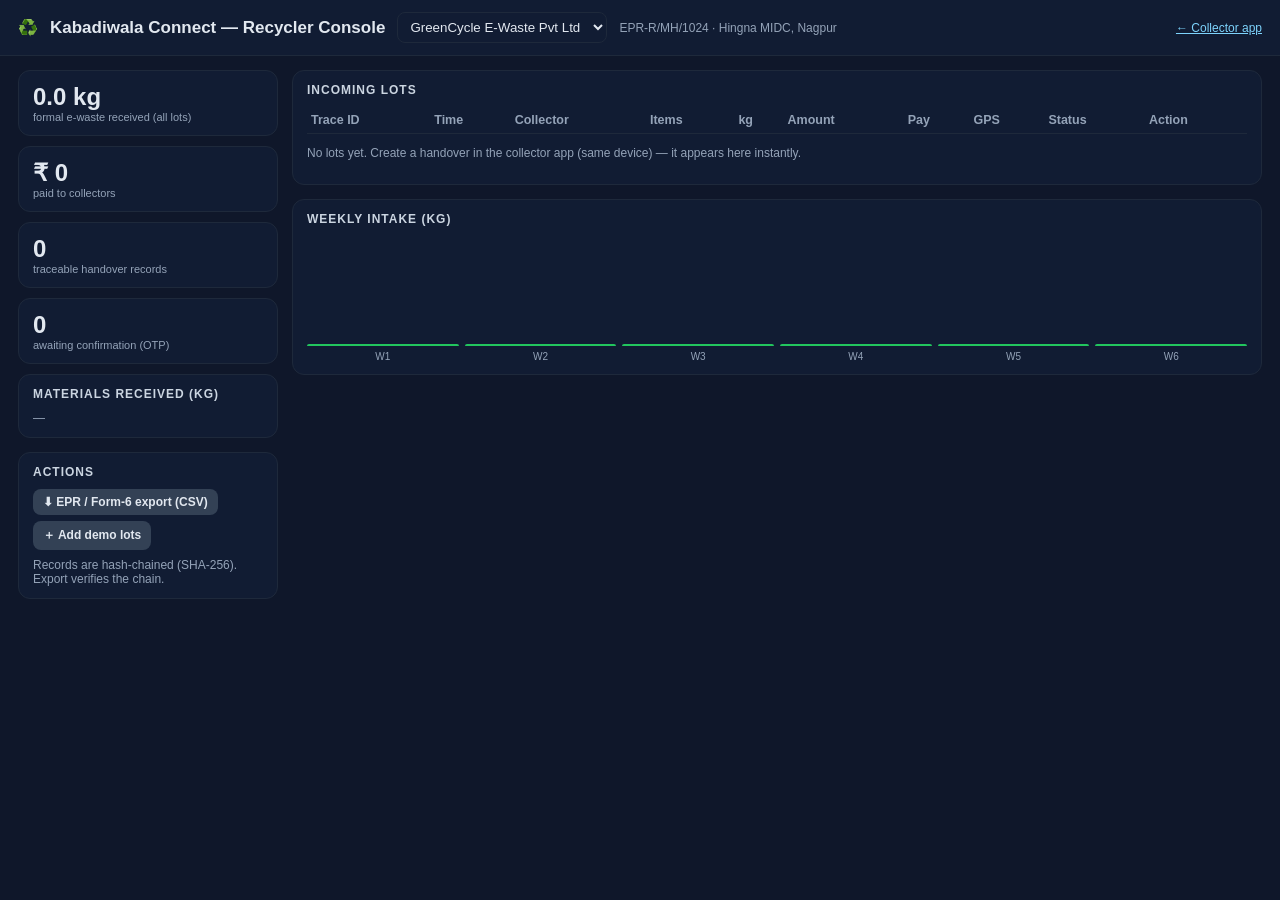
<file: recycler.html>
<!doctype html>
<html lang="en">
<head>
  <meta charset="utf-8">
  <meta name="viewport" content="width=device-width, initial-scale=1">
  <meta name="theme-color" content="#0f172a">
  <title>Kabadiwala Connect — Recycler Console</title>
  <link rel="icon" href="icons/icon-192.png">
  <style>
    :root{--bg:#0f172a;--panel:#111c33;--line:#1e293b;--txt:#e2e8f0;--mut:#94a3b8;--g:#22c55e;--o:#f97316}
    *{box-sizing:border-box}body{margin:0;background:var(--bg);color:var(--txt);font-family:"Segoe UI",Roboto,Arial,sans-serif}
    .top{display:flex;align-items:center;gap:12px;padding:12px 18px;background:var(--panel);border-bottom:1px solid var(--line);flex-wrap:wrap}
    .top b{font-size:17px}.top span{font-size:12px;color:var(--mut)}.top a{color:#7dd3fc;font-size:12px;margin-left:auto}
    select{background:var(--panel);color:var(--txt);border:1px solid var(--line);border-radius:8px;padding:6px 8px}
    .grid{display:grid;grid-template-columns:260px 1fr;gap:14px;padding:14px 18px}
    @media(max-width:800px){.grid{grid-template-columns:1fr}}
    .kpi{background:var(--panel);border:1px solid var(--line);border-radius:12px;padding:12px 14px;margin-bottom:10px}
    .kpi .v{font-size:24px;font-weight:800}.kpi .l{font-size:11px;color:var(--mut)}
    .panel{background:var(--panel);border:1px solid var(--line);border-radius:12px;padding:12px 14px;margin-bottom:14px}
    h3{margin:0 0 10px;font-size:12px;color:#cbd5e1;text-transform:uppercase;letter-spacing:1px}
    table{width:100%;border-collapse:collapse;font-size:12.5px}th{color:var(--mut);text-align:left;padding:6px 4px;border-bottom:1px solid var(--line);font-weight:600}td{padding:7px 4px;border-bottom:1px solid var(--line);vertical-align:middle}
    .st{font-size:10px;font-weight:700;padding:2px 7px;border-radius:6px;white-space:nowrap}.created{background:#1e3a8a;color:#bfdbfe}.confirmed{background:#78350f;color:#fde68a}.paid{background:#064e3b;color:#a7f3d0}
    button{border:0;border-radius:8px;padding:6px 10px;font-weight:700;cursor:pointer;font-size:12px}
    .b-g{background:var(--g);color:#052e16}.b-o{background:var(--o);color:#fff}.b-x{background:#334155;color:var(--txt)}
    input.otp{width:70px;background:#0b1220;color:#fff;border:1px solid var(--line);border-radius:6px;padding:5px;font-size:14px;letter-spacing:3px;text-align:center}
    .mat{display:flex;gap:6px;flex-wrap:wrap}.mat div{background:#0b1220;border:1px solid var(--line);border-radius:8px;padding:6px 8px;font-size:11px;min-width:76px}.mat b{display:block;font-size:14px}
    .bars{display:flex;align-items:flex-end;gap:6px;height:110px;margin-top:6px}.bars div{flex:1;background:var(--g);border-radius:3px 3px 0 0;position:relative;min-height:2px}.bars div span{position:absolute;bottom:-16px;left:0;right:0;text-align:center;font-size:10px;color:var(--mut)}
    .muted{color:var(--mut);font-size:12px}
  </style>
</head>
<body>
<div class="top">♻️ <b>Kabadiwala Connect — Recycler Console</b>
  <select id="rec"></select><span id="recmeta"></span>
  <a href="index.html">← Collector app</a>
</div>
<div class="grid">
  <div>
    <div class="kpi"><div class="v" id="k_kg">0 kg</div><div class="l">formal e-waste received (all lots)</div></div>
    <div class="kpi"><div class="v" id="k_paid">₹ 0</div><div class="l">paid to collectors</div></div>
    <div class="kpi"><div class="v" id="k_lots">0</div><div class="l">traceable handover records</div></div>
    <div class="kpi"><div class="v" id="k_pend">0</div><div class="l">awaiting confirmation (OTP)</div></div>
    <div class="panel"><h3>Materials received (kg)</h3><div class="mat" id="mats"></div></div>
    <div class="panel"><h3>Actions</h3><button class="b-x" id="csv">⬇ EPR / Form-6 export (CSV)</button> <button class="b-x" id="demo" style="margin-top:6px">＋ Add demo lots</button><p class="muted" style="margin:8px 0 0">Records are hash-chained (SHA-256). Export verifies the chain.</p></div>
  </div>
  <div>
    <div class="panel"><h3>Incoming lots</h3><table><thead><tr><th>Trace ID</th><th>Time</th><th>Collector</th><th>Items</th><th>kg</th><th>Amount</th><th>Pay</th><th>GPS</th><th>Status</th><th>Action</th></tr></thead><tbody id="rows"></tbody></table><p class="muted" id="empty">No lots yet. Create a handover in the collector app (same device) — it appears here instantly.</p></div>
    <div class="panel"><h3>Weekly intake (kg)</h3><div class="bars" id="bars"></div><div style="height:16px"></div></div>
  </div>
</div>
<script src="js/db.js"></script>
<script>
(async () => {
  const $ = (s) => document.querySelector(s)
  const inr = (n) => '₹ ' + Math.round(n).toLocaleString('en-IN')
  const cats = await fetch('data/categories.json').then((r) => r.json())
  const recs = await fetch('data/recyclers.json').then((r) => r.json())
  const icon = (id) => (cats.find((c) => c.id === id) || {}).icon || '♻️'
  $('#rec').innerHTML = recs.map((r) => `<option value="${r.id}">${r.name}</option>`).join('')
  let recId = localStorage.getItem('kc_console_rec') || recs[0].id
  $('#rec').value = recId
  $('#rec').onchange = () => { recId = $('#rec').value; localStorage.setItem('kc_console_rec', recId); render() }

  async function render() {
    const r = recs.find((x) => x.id === recId)
    $('#recmeta').textContent = `${r.epr_id} · ${r.address}`
    const all = (await DB.all('handovers')).sort((a, b) => b.ts - a.ts)
    const hs = all.filter((h) => h.recycler.id === recId)
    const paid = hs.filter((h) => h.status === 'paid')
    $('#k_kg').textContent = hs.filter((h) => h.status !== 'created').reduce((s, h) => s + h.kg, 0).toFixed(1) + ' kg'
    $('#k_paid').textContent = inr(paid.reduce((s, h) => s + h.amount, 0))
    $('#k_lots').textContent = hs.length
    $('#k_pend').textContent = hs.filter((h) => h.status === 'created').length
    const mats = {}
    hs.filter((h) => h.status !== 'created').forEach((h) => h.items.forEach((i) => { mats[i.cat] = (mats[i.cat] || 0) + i.kg }))
    $('#mats').innerHTML = Object.entries(mats).sort((a, b) => b[1] - a[1]).map(([c, kg]) => `<div><b>${kg.toFixed(1)}</b>${icon(c)} ${c.replace(/_/g, ' ')}</div>`).join('') || '<span class="muted">—</span>'
    $('#empty').style.display = hs.length ? 'none' : ''
    $('#rows').innerHTML = hs.map((h) => `<tr>
      <td><b>${h.trace_id}</b></td><td>${new Date(h.ts).toLocaleString('en-IN', { dateStyle: 'short', timeStyle: 'short' })}</td>
      <td>${h.collector?.name || '—'}<br><span class="muted">${h.collector?.cid || ''}</span></td>
      <td>${h.items.map((i) => `${icon(i.cat)} ${i.kg}`).join(' ')}</td><td>${h.kg}</td><td>${inr(h.amount)}</td><td>${h.payment === 'cash' ? '💵' : '📲'}</td>
      <td>${h.gps ? `<a style="color:#7dd3fc" target="_blank" href="https://www.openstreetmap.org/?mlat=${h.gps.lat}&mlon=${h.gps.lon}#map=16/${h.gps.lat}/${h.gps.lon}">✔</a>` : '—'}</td>
      <td><span class="st ${h.status}">${h.status}</span></td>
      <td>${h.status === 'created' ? `<input class="otp" placeholder="OTP" maxlength="4" data-id="${h.id}"> <button class="b-g" data-confirm="${h.id}">Confirm</button>` : h.status === 'confirmed' ? `<button class="b-o" data-pay="${h.id}">Mark paid</button>` : '✔'}</td></tr>`).join('')
    document.querySelectorAll('[data-confirm]').forEach((b) => b.onclick = async () => {
      const h = await DB.get('handovers', b.dataset.confirm), otp = document.querySelector(`input[data-id="${h.id}"]`).value.trim()
      if (otp !== h.otp) return alert('OTP does not match. Ask the collector for the 4-digit code shown on their receipt.')
      h.status = 'confirmed'; h.confirmed_ts = Date.now(); await DB.put('handovers', h); localStorage.setItem('kc_status_update', JSON.stringify({ id: h.id, status: 'confirmed', t: Date.now() })); render()
    })
    document.querySelectorAll('[data-pay]').forEach((b) => b.onclick = async () => {
      const h = await DB.get('handovers', b.dataset.pay); h.status = 'paid'; h.paid_ts = Date.now(); await DB.put('handovers', h); localStorage.setItem('kc_status_update', JSON.stringify({ id: h.id, status: 'paid', t: Date.now() })); render()
    })
    // weekly bars
    const weeks = [...Array(6)].map((_, i) => ({ v: 0, l: `W${i + 1}` })), now = Date.now()
    hs.filter((h) => h.status !== 'created').forEach((h) => { const w = Math.floor((now - h.ts) / (7 * 864e5)); if (w < 6) weeks[5 - w].v += h.kg })
    const mx = Math.max(1, ...weeks.map((w) => w.v))
    $('#bars').innerHTML = weeks.map((w) => `<div style="height:${Math.max(2, w.v / mx * 100)}%" title="${w.v.toFixed(1)} kg"><span>${w.l}</span></div>`).join('')
  }
  $('#csv').onclick = async () => {
    const hs = (await DB.all('handovers')).filter((h) => h.recycler.id === recId).sort((a, b) => a.ts - b.ts)
    let prev = null, ok = true
    for (const h of hs) { if (prev && h.prev_hash !== prev) ok = false; prev = h.hash }
    const rows = [['trace_id', 'timestamp', 'collector_id', 'collector_name', 'recycler_epr_id', 'material', 'kg', 'rate_inr_kg', 'amount_inr', 'payment', 'status', 'lat', 'lon', 'hash', 'prev_hash']]
    hs.forEach((h) => h.items.forEach((i) => rows.push([h.trace_id, new Date(h.ts).toISOString(), h.collector?.cid || '', h.collector?.name || '', h.recycler.epr_id, i.cat, i.kg, i.price, Math.round(i.kg * i.price), h.payment, h.status, h.gps?.lat ?? '', h.gps?.lon ?? '', h.hash, h.prev_hash])))
    const blob = new Blob([rows.map((r) => r.map((v) => `"${String(v).replace(/"/g, '""')}"`).join(',')).join('\n')], { type: 'text/csv' })
    const a = document.createElement('a'); a.href = URL.createObjectURL(blob); a.download = `epr_records_${recId}.csv`; a.click()
    alert(ok ? 'Hash chain verified ✔ — export ready for CPCB EPR portal / Form-6.' : 'Warning: hash chain broken — records may have been altered.')
  }
  $('#demo').onclick = async () => {
    const r = recs.find((x) => x.id === recId), names = ['Ramesh P.', 'Sunita W.', 'Imran S.', 'Meena K.', 'Saathi Hub']
    const prices = await fetch('data/prices.json').then((x) => x.json())
    let prev = await DB.kvGet('lastHash', '0'.repeat(64))
    for (let i = 0; i < 5; i++) {
      const cat = r.materials[i % r.materials.length], kg = +(1 + Math.random() * 12).toFixed(1), price = +(prices.categories[cat].today * r.price_factor).toFixed(1)
      const rec = { id: uid(), ts: Date.now() - Math.floor(Math.random() * 30) * 864e5, collector: { name: names[i], cid: 'KC-C-' + (1000 + i) }, recycler: { id: r.id, name: r.name, epr_id: r.epr_id }, items: [{ cat, kg, price }], kg, amount: Math.round(kg * price), payment: i % 2 ? 'cash' : 'upi', gps: { lat: r.lat + (Math.random() - 0.5) * 0.1, lon: r.lon + (Math.random() - 0.5) * 0.1, acc: 12 }, otp: '0000', status: ['paid', 'paid', 'confirmed', 'paid', 'created'][i], prev_hash: prev, synced: true, demo: true }
      rec.hash = await sha256(JSON.stringify({ ...rec, hash: undefined })); rec.trace_id = 'KC-' + rec.hash.slice(0, 10).toUpperCase(); prev = rec.hash
      await DB.put('handovers', rec)
    }
    await DB.kvSet('lastHash', prev); render()
  }
  window.addEventListener('focus', render); setInterval(render, 4000)
  render()
})()
</script>
</body>
</html>
</file>
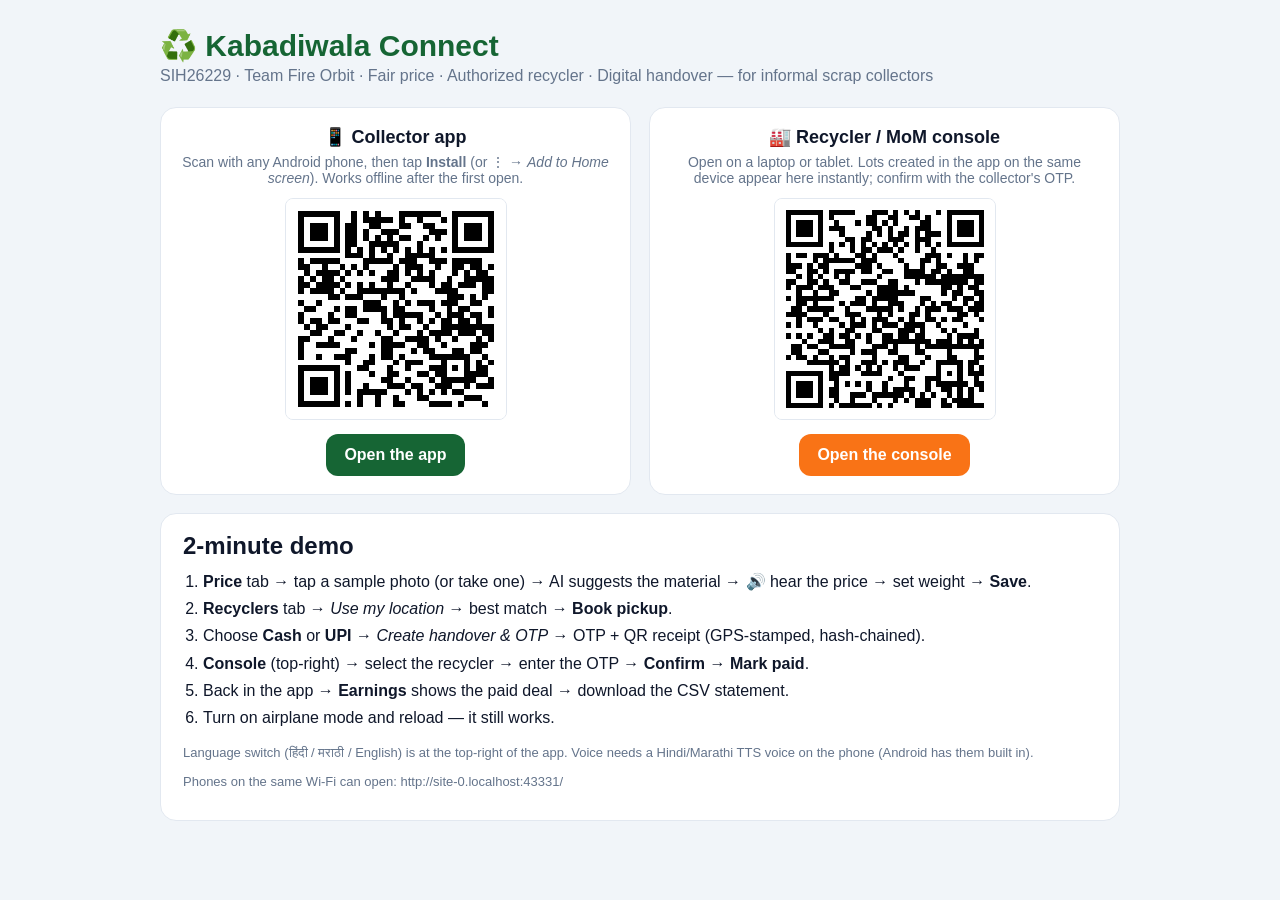
<file: start.html>
<!doctype html>
<html lang="en">
<head>
  <meta charset="utf-8">
  <meta name="viewport" content="width=device-width, initial-scale=1">
  <title>Kabadiwala Connect — start here</title>
  <link rel="icon" href="icons/icon-192.png">
  <style>
    body{margin:0;font-family:"Segoe UI",Roboto,Arial,sans-serif;background:#f1f5f9;color:#0f172a}
    .wrap{max-width:960px;margin:0 auto;padding:28px 20px 60px}
    h1{margin:0 0 4px;font-size:30px;color:#166534}
    .sub{color:#64748b;margin:0 0 22px}
    .grid{display:grid;grid-template-columns:repeat(auto-fit,minmax(280px,1fr));gap:18px}
    .card{background:#fff;border:1px solid #e2e8f0;border-radius:16px;padding:18px;text-align:center}
    .card h2{margin:0 0 6px;font-size:18px}
    .card p{color:#64748b;font-size:14px;margin:0 0 12px}
    .card img{width:220px;height:220px;image-rendering:pixelated;border-radius:8px;border:1px solid #e2e8f0}
    .btn{display:inline-block;margin-top:10px;background:#166534;color:#fff;text-decoration:none;font-weight:800;padding:12px 18px;border-radius:12px}
    .btn.o{background:#f97316}
    .steps{background:#fff;border:1px solid #e2e8f0;border-radius:16px;padding:18px 22px;margin-top:18px}
    .steps ol{margin:8px 0 0;padding-left:20px;line-height:1.7}
    code{background:#e2e8f0;border-radius:6px;padding:2px 6px;font-size:13px}
    .lan{margin-top:8px;font-size:13px;color:#64748b}
    .lang{font-size:13px;color:#64748b;margin-top:14px}
  </style>
</head>
<body>
<div class="wrap">
  <h1>♻️ Kabadiwala Connect</h1>
  <p class="sub">SIH26229 · Team Fire Orbit · Fair price · Authorized recycler · Digital handover — for informal scrap collectors</p>

  <div class="grid">
    <div class="card">
      <h2>📱 Collector app</h2>
      <p>Scan with any Android phone, then tap <b>Install</b> (or ⋮ → <i>Add to Home screen</i>). Works offline after the first open.</p>
      <img src="icons/qr-app.png" alt="QR code for the collector app">
      <br><a class="btn" href="index.html">Open the app</a>
    </div>
    <div class="card">
      <h2>🏭 Recycler / MoM console</h2>
      <p>Open on a laptop or tablet. Lots created in the app on the same device appear here instantly; confirm with the collector's OTP.</p>
      <img src="icons/qr-console.png" alt="QR code for the recycler console">
      <br><a class="btn o" href="recycler.html">Open the console</a>
    </div>
  </div>

  <div class="steps">
    <h2 style="margin:0">2-minute demo</h2>
    <ol>
      <li><b>Price</b> tab → tap a sample photo (or take one) → AI suggests the material → 🔊 hear the price → set weight → <b>Save</b>.</li>
      <li><b>Recyclers</b> tab → <i>Use my location</i> → best match → <b>Book pickup</b>.</li>
      <li>Choose <b>Cash</b> or <b>UPI</b> → <i>Create handover &amp; OTP</i> → OTP + QR receipt (GPS-stamped, hash-chained).</li>
      <li><b>Console</b> (top-right) → select the recycler → enter the OTP → <b>Confirm</b> → <b>Mark paid</b>.</li>
      <li>Back in the app → <b>Earnings</b> shows the paid deal → download the CSV statement.</li>
      <li>Turn on airplane mode and reload — it still works.</li>
    </ol>
    <p class="lang">Language switch (हिंदी / मराठी / English) is at the top-right of the app. Voice needs a Hindi/Marathi TTS voice on the phone (Android has them built in).</p>
    <p class="lan" id="lan"></p>
  </div>
</div>
<script>
  // When served from a laptop on the local network, show the phone-friendly URL.
  if (location.hostname !== 'rahulskandagal.github.io' && location.hostname !== 'localhost' && location.hostname !== '127.0.0.1') {
    document.getElementById('lan').textContent = 'Phones on the same Wi-Fi can open: ' + location.origin + location.pathname.replace(/start\.html$/, '')
  } else if (location.hostname === 'localhost' || location.hostname === '127.0.0.1') {
    document.getElementById('lan').textContent = 'Running locally. For phones on the same Wi-Fi use your laptop\'s IP address instead of localhost (the launcher prints it). Camera/GPS need HTTPS or localhost — use the hosted link on phones.'
  }
</script>
</body>
</html>
</file>
